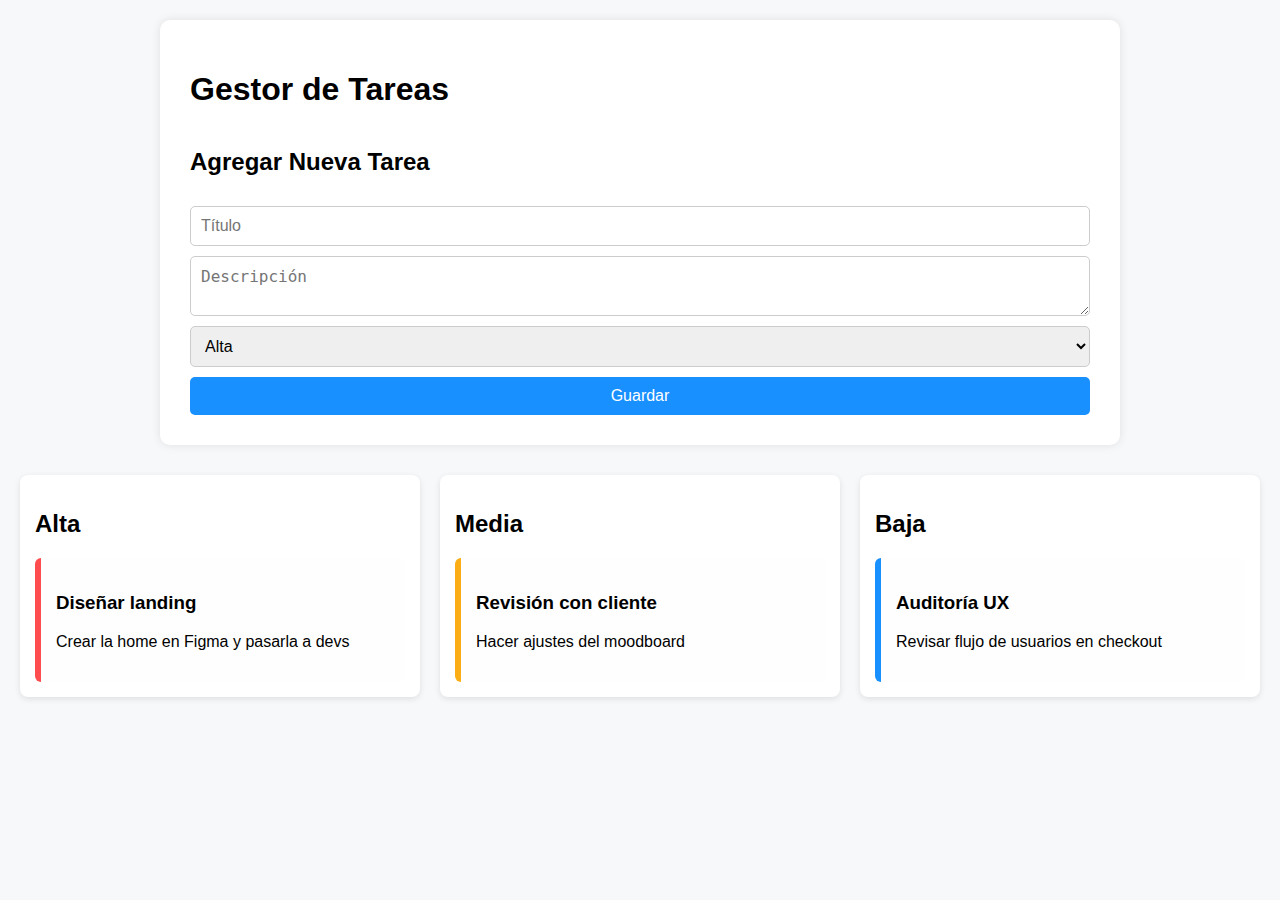
<file: index.html>
<!DOCTYPE html>
<html lang="es">
<head>
  <meta charset="UTF-8" />
  <meta name="viewport" content="width=device-width, initial-scale=1.0"/>
  <title>Gestor de Tareas</title>
  <link rel="stylesheet" href="styles.css" />
</head>
<body>
  <div class="container">
    <h1>Gestor de Tareas</h1>

    <form id="taskForm">
      <h2>Agregar Nueva Tarea</h2>
      <input type="text" id="newTitle" placeholder="Título" required />
      <textarea id="newDescription" placeholder="Descripción" required></textarea>
      <select id="newPriority">
        <option value="Alta">Alta</option>
        <option value="Media">Media</option>
        <option value="Baja">Baja</option>
      </select>
      <button type="submit">Guardar</button>
    </form>
  </div>

  <div id="modal" class="modal hidden">
    <div class="modal-content">
      <span class="close">&times;</span>
      <h2>Editar tarea</h2>
      <input type="text" id="modalTitle" placeholder="Título" />
      <textarea id="modalDescription" placeholder="Descripción"></textarea>
      <select id="modalPriority">
        <option value="Alta">Alta</option>
        <option value="Media">Media</option>
        <option value="Baja">Baja</option>
      </select>
      <button id="saveBtn">Guardar cambios</button>
    </div>
  </div>

  <div class="task-columns">
    <div class="column alta">
      <h2>Alta</h2>
      <div id="alta-tasks" class="task-container"></div>
    </div>
    <div class="column media">
      <h2>Media</h2>
      <div id="media-tasks" class="task-container"></div>
    </div>
    <div class="column baja">
      <h2>Baja</h2>
      <div id="baja-tasks" class="task-container"></div>
    </div>
  </div>

  <script src="script.js"></script>
</body>
</html>
</file>
<file: styles.css>
body {
  font-family: 'Segoe UI', sans-serif;
  background-color: #f6f8fa;
  margin: 0;
  padding: 20px;
}

.container {
  max-width: 900px;
  margin: auto;
  background: #fff;
  padding: 30px;
  border-radius: 10px;
  box-shadow: 0 0 10px rgba(0,0,0,0.1);
}

h1 {
  margin-bottom: 20px;
  font-size: 2rem;
}

form {
  display: flex;
  flex-direction: column;
  gap: 10px;
}

form input,
form textarea,
form select,
form button {
  padding: 10px;
  border: 1px solid #ccc;
  border-radius: 5px;
  font-size: 1rem;
}

form button {
  background-color: #1890ff;
  color: white;
  border: none;
  cursor: pointer;
}

form button:hover {
  background-color: #40a9ff;
}

.task-columns {
  display: flex;
  justify-content: space-between;
  gap: 20px;
  margin-top: 30px;
}

.column {
  flex: 1;
  background-color: #fff;
  padding: 15px;
  border-radius: 8px;
  box-shadow: 0 2px 6px rgba(0,0,0,0.1);
}

.task-container {
  display: flex;
  flex-direction: column;
  gap: 10px;
}

.task {
  background-color: #fefefe;
  padding: 15px;
  border-radius: 6px;
  cursor: pointer;
  border-left: 6px solid #ccc;
  transition: background-color 0.2s;
}

.task[data-priority="Alta"] { border-color: #ff4d4f; }
.task[data-priority="Media"] { border-color: #faad14; }
.task[data-priority="Baja"] { border-color: #1890ff; }

.task:hover {
  background-color: #f0f0f0;
}

.modal {
  position: fixed;
  top: 0;
  left: 0;
  width: 100%;
  height: 100%;
  background-color: rgba(0,0,0,0.4);
  display: flex;
  align-items: center;
  justify-content: center;
}

.modal-content {
  background-color: white;
  padding: 20px;
  width: 90%;
  max-width: 400px;
  border-radius: 10px;
  position: relative;
}

.modal-content input,
.modal-content textarea,
.modal-content select {
  width: 100%;
  margin-bottom: 10px;
  padding: 10px;
  font-size: 1rem;
}

.modal-content button {
  width: 100%;
  background-color: #52c41a;
  color: white;
  border: none;
  padding: 10px;
  cursor: pointer;
  border-radius: 5px;
}

.modal-content button:hover {
  background-color: #73d13d;
}

.close {
  position: absolute;
  top: 10px;
  right: 15px;
  font-size: 24px;
  cursor: pointer;
}

.hidden {
  display: none;
}
</file>
